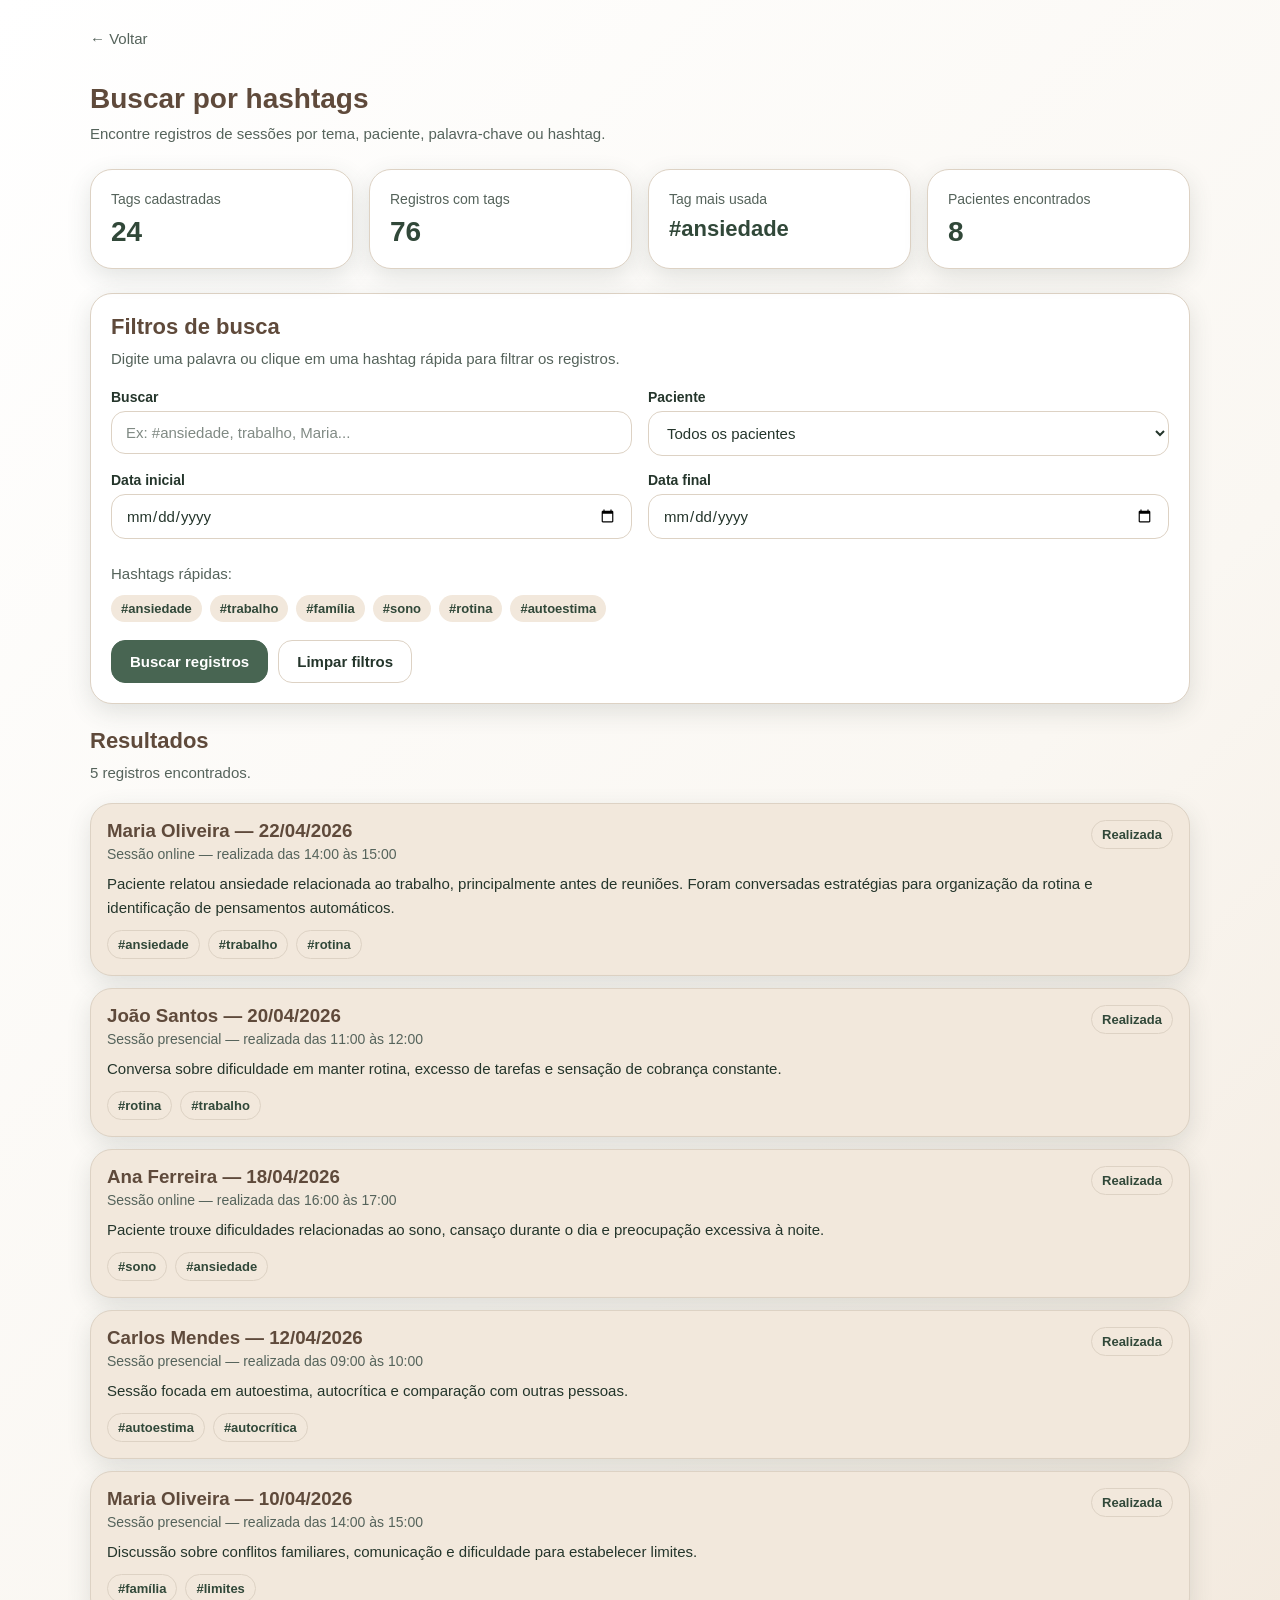
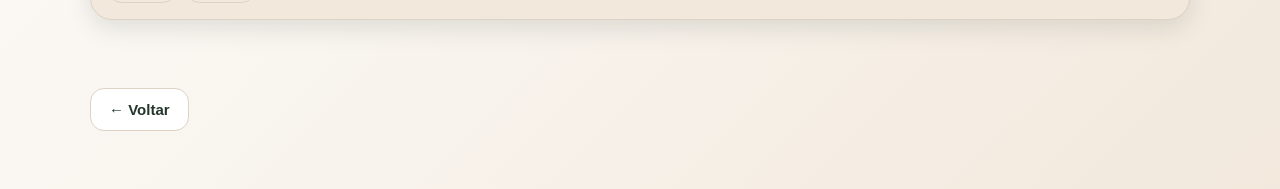
<file: buscar-hashtags.html>
<!DOCTYPE html>
<html lang="pt-BR">
<head>
  <meta charset="UTF-8" />
  <meta name="viewport" content="width=device-width, initial-scale=1.0" />

  <title>Buscar por Hashtags | Agenda Clínica</title>

  <link rel="stylesheet" href="css/style.css" />
</head>
<body>

  

  <main class="conteudo">
    <div class="container">

      <div style="margin-bottom: 16px;">
        <a href="home.html" class="subtitulo" style="display: inline-block; margin-bottom: 16px; text-decoration: none;">
        ← Voltar
      </a>
      </div>

      <section class="cabecalho-pagina">
        <h1>Buscar por hashtags</h1>
        <p class="subtitulo">
          Encontre registros de sessões por tema, paciente, palavra-chave ou hashtag.
        </p>
      </section>

      <section class="grid-cards">
        <div class="card-indicador">
          <span>Tags cadastradas</span>
          <strong>24</strong>
        </div>

        <div class="card-indicador">
          <span>Registros com tags</span>
          <strong>76</strong>
        </div>

        <div class="card-indicador">
          <span>Tag mais usada</span>
          <strong style="font-size: 22px;">#ansiedade</strong>
        </div>

        <div class="card-indicador">
          <span>Pacientes encontrados</span>
          <strong>8</strong>
        </div>
      </section>

      <section class="card" style="margin-bottom: 24px;">
        <h2>Filtros de busca</h2>

        <p class="subtitulo" style="margin-bottom: 18px;">
          Digite uma palavra ou clique em uma hashtag rápida para filtrar os registros.
        </p>

        <div class="linha-form">
          <div class="form-grupo">
            <label for="buscaGeral">Buscar</label>
            <input 
              type="text" 
              id="buscaGeral" 
              placeholder="Ex: #ansiedade, trabalho, Maria..."
            />
          </div>

          <div class="form-grupo">
            <label for="filtroPaciente">Paciente</label>
            <select id="filtroPaciente">
              <option value="">Todos os pacientes</option>
              <option value="maria oliveira">Maria Oliveira</option>
              <option value="joão santos">João Santos</option>
              <option value="ana ferreira">Ana Ferreira</option>
              <option value="carlos mendes">Carlos Mendes</option>
            </select>
          </div>
        </div>

        <div class="linha-form">
          <div class="form-grupo">
            <label for="dataInicio">Data inicial</label>
            <input type="date" id="dataInicio" />
          </div>

          <div class="form-grupo">
            <label for="dataFim">Data final</label>
            <input type="date" id="dataFim" />
          </div>
        </div>

        <div style="margin-top: 8px;">
          <p class="subtitulo" style="margin-bottom: 10px;">
            Hashtags rápidas:
          </p>

          <div class="tags">
            <button type="button" class="tag tag-botao" data-tag="#ansiedade">#ansiedade</button>
            <button type="button" class="tag tag-botao" data-tag="#trabalho">#trabalho</button>
            <button type="button" class="tag tag-botao" data-tag="#família">#família</button>
            <button type="button" class="tag tag-botao" data-tag="#sono">#sono</button>
            <button type="button" class="tag tag-botao" data-tag="#rotina">#rotina</button>
            <button type="button" class="tag tag-botao" data-tag="#autoestima">#autoestima</button>
          </div>
        </div>

        <div style="display: flex; gap: 10px; flex-wrap: wrap; margin-top: 18px;">
          <button type="button" class="btn btn-principal" id="btnBuscar">
            Buscar registros
          </button>

          <button type="button" class="btn btn-claro" id="btnLimpar">
            Limpar filtros
          </button>
        </div>
      </section>

      <section>
        <div class="barra-acoes">
          <div>
            <h2>Resultados</h2>
            <p class="subtitulo" id="textoResultado">
              Exibindo registros de exemplo.
            </p>
          </div>
        </div>

        <div class="lista" id="listaResultados">

          <article 
            class="sessao-card resultado-card"
            data-paciente="maria oliveira"
            data-data="2026-04-22"
          >
            <div class="sessao-topo">
              <div>
                <h3>Maria Oliveira — 22/04/2026</h3>
                <p>Sessão online — realizada das 14:00 às 15:00</p>
              </div>

              <span class="tag">Realizada</span>
            </div>

            <p class="texto-sessao">
              Paciente relatou ansiedade relacionada ao trabalho, principalmente antes de reuniões.
              Foram conversadas estratégias para organização da rotina e identificação de pensamentos automáticos.
            </p>

            <div class="tags">
              <span class="tag">#ansiedade</span>
              <span class="tag">#trabalho</span>
              <span class="tag">#rotina</span>
            </div>
          </article>

          <article 
            class="sessao-card resultado-card"
            data-paciente="joão santos"
            data-data="2026-04-20"
          >
            <div class="sessao-topo">
              <div>
                <h3>João Santos — 20/04/2026</h3>
                <p>Sessão presencial — realizada das 11:00 às 12:00</p>
              </div>

              <span class="tag">Realizada</span>
            </div>

            <p class="texto-sessao">
              Conversa sobre dificuldade em manter rotina, excesso de tarefas e sensação de cobrança constante.
            </p>

            <div class="tags">
              <span class="tag">#rotina</span>
              <span class="tag">#trabalho</span>
            </div>
          </article>

          <article 
            class="sessao-card resultado-card"
            data-paciente="ana ferreira"
            data-data="2026-04-18"
          >
            <div class="sessao-topo">
              <div>
                <h3>Ana Ferreira — 18/04/2026</h3>
                <p>Sessão online — realizada das 16:00 às 17:00</p>
              </div>

              <span class="tag">Realizada</span>
            </div>

            <p class="texto-sessao">
              Paciente trouxe dificuldades relacionadas ao sono, cansaço durante o dia e preocupação excessiva à noite.
            </p>

            <div class="tags">
              <span class="tag">#sono</span>
              <span class="tag">#ansiedade</span>
            </div>
          </article>

          <article 
            class="sessao-card resultado-card"
            data-paciente="carlos mendes"
            data-data="2026-04-12"
          >
            <div class="sessao-topo">
              <div>
                <h3>Carlos Mendes — 12/04/2026</h3>
                <p>Sessão presencial — realizada das 09:00 às 10:00</p>
              </div>

              <span class="tag">Realizada</span>
            </div>

            <p class="texto-sessao">
              Sessão focada em autoestima, autocrítica e comparação com outras pessoas.
            </p>

            <div class="tags">
              <span class="tag">#autoestima</span>
              <span class="tag">#autocrítica</span>
            </div>
          </article>

          <article 
            class="sessao-card resultado-card"
            data-paciente="maria oliveira"
            data-data="2026-04-10"
          >
            <div class="sessao-topo">
              <div>
                <h3>Maria Oliveira — 10/04/2026</h3>
                <p>Sessão presencial — realizada das 14:00 às 15:00</p>
              </div>

              <span class="tag">Realizada</span>
            </div>

            <p class="texto-sessao">
              Discussão sobre conflitos familiares, comunicação e dificuldade para estabelecer limites.
            </p>

            <div class="tags">
              <span class="tag">#família</span>
              <span class="tag">#limites</span>
            </div>
          </article>

        </div>
      </section>

    </div>
  </main>

  <script src="js/tema.js"></script>
  <script src="js/tema-global.js"></script>
  <script src="js/buscar-hashtags.js"></script>
</body>
<main class="conteudo">
  <div class="container">

    <div class="topo-interno-simples">
      <a href="home.html" class="btn btn-claro">← Voltar</a>
    </div>
</html>
</file>
<file: css/style.css>
/* =========================================================
   STYLE.CSS - TATIELY PSICOLOGIA
   ---------------------------------------------------------
   Organização deste arquivo:
   1. Variáveis globais e temas do sistema interno
   2. Reset/base
   3. Componentes gerais do sistema interno
   4. Layouts específicos: agenda, pacientes, sessões etc.
   5. Configurações e temas
   6. Responsivo do sistema interno
   7. Site público - index.html
   8. Responsivo do site público

   Observação importante:
   - O index.html usa as classes do SITE PÚBLICO.
   - As telas internas usam os temas salvos em localStorage.
   - A barra antiga .topbar foi escondida porque você quer navegação
     interna por botão "Voltar", não por menu superior.
========================================================= */


/* =========================================================
   1. VARIÁVEIS GLOBAIS
   ---------------------------------------------------------
   Estas cores são o padrão do sistema interno caso nenhum tema
   tenha sido aplicado ainda.
========================================================= */

:root {
  --branco: #ffffff;

  /* Cores principais do sistema interno */
  --cor-fundo: #faf7f2;
  --cor-fundo-suave: #f2e8dc;
  --cor-card: #ffffff;

  --cor-principal: #486552;
  --cor-principal-escura: #314839;

  --cor-secundaria: #8b6f5a;
  --cor-secundaria-escura: #5f4a3b;

  --cor-texto: #24352b;
  --cor-texto-suave: #55635b;

  --cor-clara: #f2e8dc;
  --cor-clara-secundaria: #eee3d7;

  --cor-borda: #ddd2c4;
  --cor-sombra: rgba(57, 74, 62, 0.14);

  /* Apelidos usados por partes antigas do CSS */
  --fundo: var(--cor-fundo-suave);
  --laranja: var(--cor-principal);
  --vermelho-violeta: var(--cor-secundaria);
  --texto: var(--cor-texto);
  --cinza: var(--cor-texto-suave);
  --cinza-claro: var(--cor-clara);
  --borda: var(--cor-borda);
  --sombra: 0 8px 24px var(--cor-sombra);
}


/* =========================================================
   1.1 TEMAS DO SISTEMA INTERNO
   ---------------------------------------------------------
   Estes temas são aplicados no <body>:
   body.tema-perinatal
   body.tema-acolhimento
   body.tema-profissional
   body.tema-maternidade

   Importante:
   - --cor-principal deve funcionar bem em botão.
   - --cor-secundaria deve funcionar bem em título.
   - Nunca use cor muito clara para texto.
========================================================= */

/* Tema Perinatal: verde elegante, bege e branco */
body.tema-perinatal {
  --cor-fundo: #faf7f2;
  --cor-fundo-suave: #f2e8dc;
  --cor-card: #ffffff;

  --cor-principal: #486552;
  --cor-principal-escura: #314839;

  --cor-secundaria: #8b6f5a;
  --cor-secundaria-escura: #5f4a3b;

  --cor-texto: #24352b;
  --cor-texto-suave: #55635b;

  --cor-clara: #f2e8dc;
  --cor-clara-secundaria: #eee3d7;

  --cor-borda: #ddd2c4;
  --cor-sombra: rgba(57, 74, 62, 0.14);

  --fundo: var(--cor-fundo-suave);
  --texto: var(--cor-texto);
  --cinza: var(--cor-texto-suave);
  --cinza-claro: var(--cor-clara);
  --borda: var(--cor-borda);
  --sombra: 0 8px 24px var(--cor-sombra);
}

/* Tema Acolhimento: lavanda, areia e branco */
body.tema-acolhimento {
  --cor-fundo: #fbf8fc;
  --cor-fundo-suave: #f3edf7;
  --cor-card: #ffffff;

  --cor-principal: #765893;
  --cor-principal-escura: #5c4275;

  --cor-secundaria: #8a6757;
  --cor-secundaria-escura: #60483d;

  --cor-texto: #3f334d;
  --cor-texto-suave: #665a70;

  --cor-clara: #f3edf7;
  --cor-clara-secundaria: #f5ede4;

  --cor-borda: #e0d3e8;
  --cor-sombra: rgba(90, 66, 117, 0.13);

  --fundo: var(--cor-fundo-suave);
  --texto: var(--cor-texto);
  --cinza: var(--cor-texto-suave);
  --cinza-claro: var(--cor-clara);
  --borda: var(--cor-borda);
  --sombra: 0 8px 24px var(--cor-sombra);
}

/* Tema Profissional: verde escuro, cinza claro e branco */
body.tema-profissional {
  --cor-fundo: #f6f8f7;
  --cor-fundo-suave: #e7ece9;
  --cor-card: #ffffff;

  --cor-principal: #245143;
  --cor-principal-escura: #18382e;

  --cor-secundaria: #46524d;
  --cor-secundaria-escura: #1e2d2a;

  --cor-texto: #1e2d2a;
  --cor-texto-suave: #596662;

  --cor-clara: #e7ece9;
  --cor-clara-secundaria: #dde5e1;

  --cor-borda: #d1dcd7;
  --cor-sombra: rgba(30, 45, 42, 0.13);

  --fundo: var(--cor-fundo-suave);
  --texto: var(--cor-texto);
  --cinza: var(--cor-texto-suave);
  --cinza-claro: var(--cor-clara);
  --borda: var(--cor-borda);
  --sombra: 0 8px 24px var(--cor-sombra);
}

/* Tema Maternidade: rosé, creme e marrom */
body.tema-maternidade {
  --cor-fundo: #fff9f7;
  --cor-fundo-suave: #f7ede8;
  --cor-card: #ffffff;

  --cor-principal: #b96f6f;
  --cor-principal-escura: #925151;

  --cor-secundaria: #7a4e4e;
  --cor-secundaria-escura: #5f3939;

  --cor-texto: #593838;
  --cor-texto-suave: #7b6262;

  --cor-clara: #f7ede8;
  --cor-clara-secundaria: #f1ddd8;

  --cor-borda: #e6cbc4;
  --cor-sombra: rgba(122, 78, 78, 0.13);

  --fundo: var(--cor-fundo-suave);
  --texto: var(--cor-texto);
  --cinza: var(--cor-texto-suave);
  --cinza-claro: var(--cor-clara);
  --borda: var(--cor-borda);
  --sombra: 0 8px 24px var(--cor-sombra);
}


/* =========================================================
   2. RESET E BASE
========================================================= */

* {
  box-sizing: border-box;
  margin: 0;
  padding: 0;
}

html {
  scroll-behavior: smooth;
}

body {
  min-height: 100vh;
  font-family: Arial, Helvetica, sans-serif;
  background:
    linear-gradient(
      135deg,
      var(--cor-card) 0%,
      var(--cor-fundo) 58%,
      var(--cor-fundo-suave) 100%
    );
  color: var(--texto);
  transition: background 0.25s ease, color 0.25s ease;
}

a {
  color: inherit;
}

button,
input,
select,
textarea {
  font-family: inherit;
}

.container {
  width: min(1100px, 92%);
  margin: 0 auto;
}

.conteudo {
  padding: 28px 0 40px;
}

.cabecalho-pagina {
  margin-bottom: 24px;
}

.cabecalho-pagina h1,
h1 {
  color: var(--cor-secundaria-escura);
  font-size: 28px;
  margin-bottom: 8px;
}

h2 {
  color: var(--cor-secundaria-escura);
  font-size: 22px;
  margin-bottom: 8px;
}

h3,
h4 {
  color: var(--cor-secundaria-escura);
}

.subtitulo {
  color: var(--cinza);
  font-size: 15px;
  line-height: 1.5;
}

.etiqueta-pagina {
  display: inline-block;
  margin-bottom: 8px;
  color: var(--cor-principal-escura);
  font-size: 13px;
  font-weight: 800;
  text-transform: uppercase;
  letter-spacing: 0.04em;
}


/* =========================================================
   3. FORMULÁRIOS
========================================================= */

.form-grupo {
  margin-bottom: 16px;
}

label {
  display: block;
  color: var(--cor-texto);
  font-weight: bold;
  font-size: 14px;
  margin-bottom: 6px;
}

input,
select,
textarea {
  width: 100%;
  padding: 12px 14px;
  border: 1px solid var(--borda);
  border-radius: 14px;
  font-size: 15px;
  background: var(--cor-card);
  color: var(--texto);
  outline: none;
}

textarea {
  min-height: 120px;
  resize: vertical;
}

input::placeholder,
textarea::placeholder {
  color: color-mix(in srgb, var(--cinza) 75%, white);
}

input:focus,
select:focus,
textarea:focus {
  border-color: var(--cor-principal);
  box-shadow: 0 0 0 3px rgba(72, 101, 82, 0.16);
}

.linha-form {
  display: grid;
  grid-template-columns: repeat(2, 1fr);
  gap: 16px;
}


/* =========================================================
   4. BOTÕES
========================================================= */

.btn {
  border: 1px solid transparent;
  border-radius: 14px;
  padding: 12px 18px;
  font-size: 15px;
  font-weight: bold;
  cursor: pointer;
  text-decoration: none;
  display: inline-block;
  text-align: center;
  transition: 0.2s ease;
}

.btn:hover {
  transform: translateY(-1px);
}

.btn-principal {
  background: var(--cor-principal);
  border-color: var(--cor-principal);
  color: var(--branco);
}

.btn-principal:hover {
  background: var(--cor-principal-escura);
  border-color: var(--cor-principal-escura);
}

.btn-secundario {
  background: var(--cor-secundaria);
  border-color: var(--cor-secundaria);
  color: var(--branco);
}

.btn-secundario:hover {
  background: var(--cor-secundaria-escura);
  border-color: var(--cor-secundaria-escura);
}

.btn-claro {
  background: var(--cor-card);
  border-color: var(--borda);
  color: var(--cor-texto);
}

.btn-claro:hover {
  background: var(--cor-clara);
}

.btn-largura-total {
  width: 100%;
}


/* =========================================================
   5. LOGIN
========================================================= */

.tela-centralizada {
  min-height: 100vh;
  display: flex;
  align-items: center;
  justify-content: center;
  padding: 24px;
}

.card-login {
  background: var(--cor-card);
  width: min(430px, 100%);
  padding: 32px;
  border-radius: 24px;
  box-shadow: var(--sombra);
  border: 1px solid var(--borda);
}

.logo-area {
  text-align: center;
  margin-bottom: 24px;
}

.logo-simbolo {
  width: 64px;
  height: 64px;
  border-radius: 20px;
  background: linear-gradient(135deg, var(--cor-principal), var(--cor-secundaria));
  color: var(--branco);
  display: inline-flex;
  align-items: center;
  justify-content: center;
  font-size: 28px;
  font-weight: bold;
  margin-bottom: 12px;
}

.logo-login {
  width: 300px;
  max-width: 95%;
  display: block;
  margin: 0 auto 24px auto;
  object-fit: contain;
}

.rodape-login {
  text-align: center;
  margin-top: 18px;
  font-size: 0.85rem;
  opacity: 0.8;
}


/* =========================================================
   6. NAVEGAÇÃO INTERNA
   ---------------------------------------------------------
   A navegação antiga foi escondida.
   Use nas páginas internas um botão:
   <a href="home.html" class="btn btn-claro">← Voltar</a>
========================================================= */

.topbar {
  display: none;
}

.topo-interno-simples {
  margin-bottom: 18px;
}


/* =========================================================
   7. CARDS, LISTAS E COMPONENTES GERAIS
========================================================= */

.card,
.card-indicador,
.card-acao,
.item-lista,
.sessao-card,
.preview-tema-atual {
  background: var(--cor-card);
  border: 1px solid var(--borda);
  border-radius: 22px;
  box-shadow: var(--sombra);
}

.card,
.card-indicador {
  padding: 20px;
}

.card p {
  color: var(--cinza);
}

.grid-cards {
  display: grid;
  grid-template-columns: repeat(4, 1fr);
  gap: 16px;
  margin-bottom: 24px;
}

.card-indicador span {
  color: var(--cinza);
  font-size: 14px;
}

.card-indicador strong {
  display: block;
  color: var(--cor-principal-escura);
  font-size: 28px;
  margin-top: 8px;
}

.grid-acoes {
  display: grid;
  grid-template-columns: repeat(3, 1fr);
  gap: 18px;
}

.card-acao {
  padding: 22px;
  text-decoration: none;
  transition: 0.2s ease;
}

.card-acao:hover {
  transform: translateY(-2px);
  border-color: var(--cor-principal);
}

.card-acao .icone {
  width: 46px;
  height: 46px;
  border-radius: 16px;
  background: var(--fundo);
  color: var(--cor-principal-escura);
  display: flex;
  align-items: center;
  justify-content: center;
  font-size: 24px;
  margin-bottom: 14px;
}

.card-acao h3 {
  color: var(--cor-secundaria-escura);
  margin-bottom: 8px;
}

.card-acao p {
  color: var(--cinza);
  font-size: 14px;
  line-height: 1.5;
}

.barra-acoes {
  display: flex;
  justify-content: space-between;
  align-items: center;
  gap: 12px;
  margin-bottom: 18px;
  flex-wrap: wrap;
}

.lista {
  display: grid;
  gap: 12px;
}

.item-lista {
  padding: 16px;
  display: flex;
  justify-content: space-between;
  gap: 14px;
  align-items: center;
}

.item-lista h3 {
  color: var(--cor-secundaria-escura);
  margin-bottom: 4px;
}

.item-lista p {
  color: var(--cinza);
  font-size: 14px;
}

.tags {
  display: flex;
  gap: 8px;
  flex-wrap: wrap;
  margin-top: 10px;
}

.tag {
  background: var(--fundo);
  color: var(--cor-principal-escura);
  border: 1px solid var(--borda);
  padding: 6px 10px;
  border-radius: 999px;
  font-size: 13px;
  font-weight: bold;
}

.aviso {
  background: var(--fundo);
  border: 1px solid var(--borda);
  color: var(--texto);
  padding: 12px 14px;
  border-radius: 14px;
  font-size: 14px;
  line-height: 1.5;
  margin-bottom: 18px;
}


/* =========================================================
   8. AGENDA
========================================================= */

.layout-agenda {
  display: grid;
  grid-template-columns: 1.1fr 0.9fr;
  gap: 20px;
  align-items: flex-start;
}

.box-recorrencia {
  background: var(--fundo);
  border: 1px dashed var(--borda);
  border-radius: 18px;
  padding: 16px;
  margin-bottom: 16px;
}

.linha-do-tempo {
  display: grid;
  gap: 14px;
}

.evento-agenda {
  display: grid;
  grid-template-columns: 76px 1fr;
  gap: 14px;
  background: var(--fundo);
  border: 1px solid var(--borda);
  border-radius: 18px;
  padding: 14px;
}

.hora-evento {
  text-align: center;
  border-right: 1px solid var(--borda);
  padding-right: 12px;
}

.hora-evento strong {
  display: block;
  color: var(--cor-principal-escura);
  font-size: 18px;
}

.hora-evento span {
  display: block;
  color: var(--cinza);
  font-size: 13px;
  margin-top: 4px;
}

.conteudo-evento h3 {
  color: var(--cor-secundaria-escura);
  margin-bottom: 4px;
}

.conteudo-evento p {
  color: var(--cinza);
  font-size: 14px;
}


/* =========================================================
   9. DETALHES DO PACIENTE E SESSÕES
========================================================= */

.layout-detalhes-paciente {
  display: grid;
  grid-template-columns: 1fr 340px;
  gap: 20px;
  align-items: flex-start;
}

.grid-info-paciente {
  display: grid;
  grid-template-columns: repeat(2, 1fr);
  gap: 14px;
}

.grid-info-paciente div {
  background: var(--fundo);
  border: 1px solid var(--borda);
  border-radius: 16px;
  padding: 14px;
}

.label-info {
  display: block;
  color: var(--cinza);
  font-size: 13px;
  margin-bottom: 6px;
}

.grid-info-paciente strong {
  color: var(--texto);
  font-size: 15px;
}

.sessao-card {
  background: var(--fundo);
  padding: 16px;
}

.sessao-topo {
  display: flex;
  justify-content: space-between;
  align-items: flex-start;
  gap: 14px;
  margin-bottom: 10px;
}

.sessao-topo h3 {
  color: var(--cor-secundaria-escura);
  margin-bottom: 4px;
}

.sessao-topo p {
  color: var(--cinza);
  font-size: 14px;
}

.texto-sessao {
  color: var(--texto);
  font-size: 15px;
  line-height: 1.6;
}

.acoes-laterais {
  display: grid;
  gap: 10px;
  margin-top: 14px;
}

.mini-lista {
  display: grid;
  gap: 10px;
  margin-top: 14px;
}

.mini-item {
  background: var(--fundo);
  border: 1px solid var(--borda);
  border-radius: 14px;
  padding: 12px;
}

.mini-item span {
  display: block;
  color: var(--cinza);
  font-size: 13px;
  margin-bottom: 4px;
}

.mini-item strong {
  display: block;
  color: var(--cor-principal-escura);
  font-weight: 800;
}


/* =========================================================
   10. HASHTAGS
========================================================= */

.tag-botao {
  border: none;
  cursor: pointer;
  font-family: inherit;
}

.tag-botao:hover {
  background: var(--cor-principal);
  color: var(--branco);
}


/* =========================================================
   11. CONFIGURAÇÕES
========================================================= */

.layout-configuracoes {
  display: grid;
  grid-template-columns: minmax(0, 1fr) 330px;
  gap: 22px;
  align-items: start;
}

.mensagem-sucesso {
  background: #e9f8ef;
  color: #24613d;
  border: 1px solid #b8e5c7;
  padding: 12px 16px;
  border-radius: 14px;
  margin-bottom: 18px;
  font-weight: bold;
}

.mensagem-erro {
  background: #fff0f0;
  color: #9b1c1c;
  border: 1px solid #f2b8b8;
  padding: 12px 16px;
  border-radius: 14px;
  margin-bottom: 18px;
  font-weight: bold;
}

.grade-temas,
.opcoes-tema {
  display: grid;
  grid-template-columns: repeat(2, minmax(0, 1fr));
  gap: 14px;
}

.opcao-tema {
  width: 100%;
  border: 1px solid var(--borda);
  background: var(--cor-card);
  border-radius: 18px;
  padding: 16px;
  text-align: left;
  cursor: pointer;
  transition: 0.2s ease;
}

.opcao-tema:hover {
  transform: translateY(-2px);
  box-shadow: var(--sombra);
}

.opcao-tema.ativo {
  border: 2px solid var(--cor-principal);
  box-shadow: 0 0 0 4px rgba(72, 101, 82, 0.16);
}

.opcao-tema strong,
.info-tema strong {
  display: block;
  color: var(--cor-texto);
  font-size: 15px;
  margin-top: 10px;
  margin-bottom: 4px;
}

.opcao-tema small,
.info-tema span {
  display: block;
  color: var(--cinza);
  font-size: 13px;
}

.tema-bolinhas,
.amostras-tema {
  display: flex;
  gap: 6px;
  flex-shrink: 0;
}

.tema-bolinhas i,
.bolinha-cor {
  width: 22px;
  height: 22px;
  border-radius: 999px;
  border: 1px solid rgba(0, 0, 0, 0.12);
}

.preview-tema-atual {
  border-radius: 20px;
  padding: 20px;
  background: var(--cor-fundo-suave);
}

.preview-tema-atual h3 {
  color: var(--cor-secundaria-escura);
  margin-bottom: 6px;
}

.preview-tema-atual p {
  color: var(--cinza);
  font-size: 14px;
  line-height: 1.5;
}


/* =========================================================
   12. EDIÇÃO DO SITE PÚBLICO
========================================================= */

.preview-edicao-site {
  width: 160px;
  height: 160px;
  object-fit: cover;
  border-radius: 18px;
  margin-top: 12px;
  border: 1px solid #e7d8d3;
  background: #f8f3f0;
  display: none;
}


/* =========================================================
   13. RESPONSIVO DO SISTEMA INTERNO
========================================================= */

@media (max-width: 900px) {
  .grid-cards,
  .grid-acoes {
    grid-template-columns: repeat(2, 1fr);
  }

  .layout-agenda,
  .layout-detalhes-paciente,
  .layout-configuracoes {
    grid-template-columns: 1fr;
  }

  .grade-temas,
  .opcoes-tema {
    grid-template-columns: 1fr;
  }
}

@media (max-width: 620px) {
  .grid-cards,
  .grid-acoes,
  .linha-form,
  .grid-info-paciente {
    grid-template-columns: 1fr;
  }

  .card-login {
    padding: 24px;
  }

  h1 {
    font-size: 24px;
  }

  .item-lista {
    flex-direction: column;
    align-items: flex-start;
  }

  .sessao-topo {
    flex-direction: column;
  }
}

@media (max-width: 520px) {
  .evento-agenda {
    grid-template-columns: 1fr;
  }

  .hora-evento {
    text-align: left;
    border-right: none;
    border-bottom: 1px solid var(--borda);
    padding-right: 0;
    padding-bottom: 10px;
  }
}


/* =========================================================
   14. SITE PÚBLICO - INDEX.HTML
   ---------------------------------------------------------
   Esta parte é independente do tema interno.
   Ela mantém as cores próprias do site da Tatiely.
========================================================= */

.site-publico {
  font-family: "Inter", Arial, Helvetica, sans-serif;
  background: #fffaf7;
  color: #6f705f;
}

.navbar-publica {
  width: 100%;
  min-height: 76px;
  padding: 14px 6%;
  background: rgba(255, 250, 247, 0.95);
  border-bottom: 1px solid #f1d8d2;
  display: flex;
  justify-content: space-between;
  align-items: center;
  position: sticky;
  top: 0;
  z-index: 100;
  backdrop-filter: blur(10px);
}

.nav-logo-publica {
  width: 48px;
  height: 48px;
  border-radius: 50%;
  background: #d88f81;
  color: #ffffff;
  display: grid;
  place-items: center;
  font-weight: 800;
  font-size: 18px;
}

.navbar-publica ul {
  display: flex;
  align-items: center;
  gap: 22px;
  list-style: none;
  margin: 0;
  padding: 0;
}

.navbar-publica a {
  color: #6f705f;
  text-decoration: none;
  font-weight: 700;
  font-size: 14px;
}

.navbar-publica a:hover {
  color: #d88f81;
}

.link-area {
  background: #7d806a;
  color: #ffffff !important;
  padding: 10px 16px;
  border-radius: 999px;
}

.menu-toggle-publico {
  display: none;
  background: transparent;
  border: none;
  color: #d88f81;
  font-size: 26px;
  cursor: pointer;
}

.hero-publico {
  min-height: calc(100vh - 76px);
  padding: 70px 6%;
  display: grid;
  grid-template-columns: 1.1fr 0.9fr;
  align-items: center;
  gap: 48px;
  background:
    radial-gradient(circle at top right, rgba(216, 143, 129, 0.18), transparent 34%),
    linear-gradient(135deg, #fffaf7 0%, #fff5f0 100%);
}

.hero-texto-publico h1 {
  font-family: "Great Vibes", cursive;
  font-weight: 400;
  font-size: clamp(72px, 9vw, 120px);
  letter-spacing: 1px;
  color: #d88f81;
  margin: 18px 0 12px;
  line-height: 1;
}

.hero-texto-publico p {
  max-width: 650px;
  color: #6f705f;
  font-size: 19px;
  line-height: 1.7;
}

.selo-publico {
  display: inline-block;
  padding: 9px 16px;
  border-radius: 999px;
  background: #f5ded8;
  color: #bd6f61;
  font-weight: 800;
  font-size: 13px;
  text-transform: uppercase;
  letter-spacing: 0.05em;
}

.botoes-publicos {
  display: flex;
  flex-wrap: wrap;
  gap: 14px;
  margin-top: 28px;
}

.btn-publico {
  display: inline-flex;
  align-items: center;
  justify-content: center;
  gap: 10px;
  min-height: 48px;
  padding: 14px 22px;
  border-radius: 999px;
  text-decoration: none;
  font-weight: 800;
  transition: 0.2s ease;
}

.btn-publico:hover {
  transform: translateY(-2px);
}

.btn-publico-primario {
  background: #d88f81;
  color: #ffffff;
}

.btn-publico-secundario {
  background: #7d806a;
  color: #ffffff;
}

.btn-whatsapp {
  background: #25d366;
  color: #ffffff;
}

.hero-foto-publico,
.imagem-redonda-publica {
  display: flex;
  justify-content: center;
  align-items: center;
}

.foto-container-publica {
  width: min(430px, 84vw);
  height: min(430px, 84vw);
  position: relative;
  overflow: visible;
  border: none;
  box-shadow: none;
  background: transparent;
}

.foto-container-publica::before {
  content: "";
  position: absolute;
  inset: -32px;
  background: #f4d2c9;
  border-radius: 48% 52% 45% 55% / 55% 42% 58% 45%;
  z-index: 0;
}

.foto-container-publica::after {
  content: "";
  position: absolute;
  inset: 24px -42px -28px 36px;
  background: #8b8d78;
  opacity: 0.35;
  border-radius: 58% 42% 60% 40% / 44% 54% 46% 56%;
  z-index: 0;
}

.foto-container-publica img {
  position: relative;
  z-index: 2;
  width: 100%;
  height: 100%;
  object-fit: cover;
  object-position: center 18%;
  border-radius: 50%;
  border: 8px solid #d88f81;
  transform: scale(1.18);
}

.secao-publica {
  padding: 80px 6%;
}

.sobre-publico {
  display: grid;
  grid-template-columns: 1.1fr 0.9fr;
  align-items: center;
  gap: 48px;
  max-width: 1180px;
  margin: 0 auto;
}

.secao-publica h2 {
  color: #d88f81;
  font-size: clamp(30px, 4vw, 48px);
  margin-bottom: 24px;
}

.secao-publica p {
  font-size: 18px;
  line-height: 1.8;
  color: #6f705f;
}

#sobre .imagem-redonda-publica {
  width: min(520px, 92vw);
  height: 360px;
  border-radius: 34px;
  border: none;
  overflow: hidden;
  box-shadow: 0 20px 55px rgba(108, 83, 73, 0.18);
  position: relative;
}

#sobre .imagem-redonda-publica::before {
  content: "";
  position: absolute;
  inset: -18px;
  border: 4px solid rgba(216, 143, 129, 0.24);
  border-radius: 42px;
  z-index: 1;
  pointer-events: none;
}

#sobre .imagem-redonda-publica img {
  width: 100%;
  height: 100%;
  object-fit: cover;
  object-position: center center;
}

.secao-destaque-publica {
  background: #b7897d;
}

.secao-destaque-publica h2,
.secao-destaque-publica p,
.secao-destaque-publica li {
  color: #ffffff;
}

#confiar .imagem-redonda-publica {
  position: relative;
  overflow: visible;
  border: none;
  box-shadow: none;
  background: transparent;
  width: min(380px, 82vw);
  height: min(380px, 82vw);
}

#confiar .imagem-redonda-publica::before {
  content: "";
  position: absolute;
  inset: -22px;
  background: rgba(255, 250, 247, 0.18);
  border-radius: 44% 56% 48% 52% / 52% 43% 57% 48%;
  z-index: 0;
}

#confiar .imagem-redonda-publica img {
  position: relative;
  z-index: 2;
  width: 100%;
  height: 100%;
  border-radius: 50%;
  border: 8px solid #fffaf7;
  object-fit: cover;
}

.lista-check-publica {
  list-style: none;
  padding: 0;
  margin-top: 28px;
}

.lista-check-publica li {
  font-size: 18px;
  line-height: 1.8;
  margin-bottom: 10px;
  font-weight: 600;
}

.lista-check-publica li::before {
  content: "✔";
  color: #34c759;
  margin-right: 8px;
  font-weight: 900;
}

.cabecalho-secao-publica {
  text-align: center;
  max-width: 760px;
  margin: 0 auto 38px;
}

.fundo-claro-publico {
  background: #fff5f0;
}

.materiais-grid-publico {
  max-width: 1180px;
  margin: 0 auto;
  display: grid;
  gap: 28px;
}

.material-card-publico {
  background: #ffffff;
  border-radius: 28px;
  padding: 28px;
  display: grid;
  grid-template-columns: 240px 1fr;
  gap: 30px;
  align-items: start;
  box-shadow: 0 18px 45px rgba(108, 83, 73, 0.08);
}

.material-card-publico img {
  width: 100%;
  border-radius: 20px;
  box-shadow: 0 14px 35px rgba(108, 83, 73, 0.16);
}

.material-card-publico h3 {
  color: #d88f81;
  font-size: 26px;
  margin-bottom: 6px;
}

.material-card-publico h4 {
  color: #6f705f;
  font-size: 17px;
  margin-bottom: 18px;
}

.material-card-publico ul {
  margin: 8px 0 22px;
  padding-left: 20px;
  color: #6f705f;
  line-height: 1.8;
}

.material-card-publico li {
  margin-bottom: 6px;
}

.links-materiais-publicos,
.links-publicos {
  max-width: 720px;
  margin: 0 auto;
  display: grid;
  gap: 16px;
}

.links-materiais-publicos a,
.links-publicos a {
  display: block;
  text-align: center;
  background: #7d806a;
  color: #ffffff;
  text-decoration: none;
  padding: 18px 26px;
  border-radius: 999px;
  font-weight: 800;
  text-transform: uppercase;
  transition: 0.2s ease;
}

.links-materiais-publicos a:hover,
.links-publicos a:hover {
  background: #676a57;
  transform: translateY(-2px);
}

.depoimentos-grid-publico {
  display: grid;
  grid-template-columns: repeat(3, 1fr);
  gap: 22px;
  max-width: 1180px;
  margin: 0 auto;
}

.depoimento-card-publico {
  background: #ffffff;
  padding: 34px;
  border-radius: 24px;
  box-shadow: 0 16px 40px rgba(108, 83, 73, 0.08);
  text-align: center;
}

.depoimento-card-publico p {
  font-size: 15px;
}

.estrelas {
  color: #ff846c;
  letter-spacing: 6px;
  margin-bottom: 22px;
  font-size: 16px;
}

.contato-publico {
  display: flex;
  justify-content: space-between;
  align-items: center;
  gap: 32px;
  max-width: 1180px;
  margin: 0 auto;
}

.contato-botoes-publicos,
.contato-botoes-publico {
  display: flex;
  gap: 14px;
  flex-wrap: wrap;
}

.rodape-publico {
  background: #7d806a;
  color: #ffffff;
  padding: 24px 6%;
  display: flex;
  justify-content: space-between;
  gap: 16px;
  flex-wrap: wrap;
}

.rodape-publico p {
  margin: 0;
}


/* =========================================================
   15. RESPONSIVO DO SITE PÚBLICO
========================================================= */

@media (max-width: 900px) {
  .menu-toggle-publico {
    display: block;
  }

  .navbar-publica ul {
    display: none;
    position: absolute;
    top: 76px;
    left: 0;
    width: 100%;
    background: #fffaf7;
    flex-direction: column;
    align-items: stretch;
    padding: 20px 6%;
    border-bottom: 1px solid #f1d8d2;
  }

  .navbar-publica ul.show {
    display: flex;
  }

  .navbar-publica li {
    width: 100%;
  }

  .navbar-publica a {
    display: block;
    padding: 12px 0;
  }

  .hero-publico,
  .sobre-publico,
  .depoimentos-grid-publico {
    grid-template-columns: 1fr;
  }

  .hero-texto-publico {
    text-align: center;
  }

  .hero-texto-publico p {
    margin-left: auto;
    margin-right: auto;
  }

  .botoes-publicos {
    justify-content: center;
  }

  .contato-publico {
    flex-direction: column;
    text-align: center;
  }

  .contato-botoes-publicos,
  .contato-botoes-publico {
    justify-content: center;
  }
}

@media (max-width: 800px) {
  .material-card-publico {
    grid-template-columns: 1fr;
  }

  .material-card-publico img {
    max-width: 260px;
    margin: 0 auto;
  }
}
</file>
